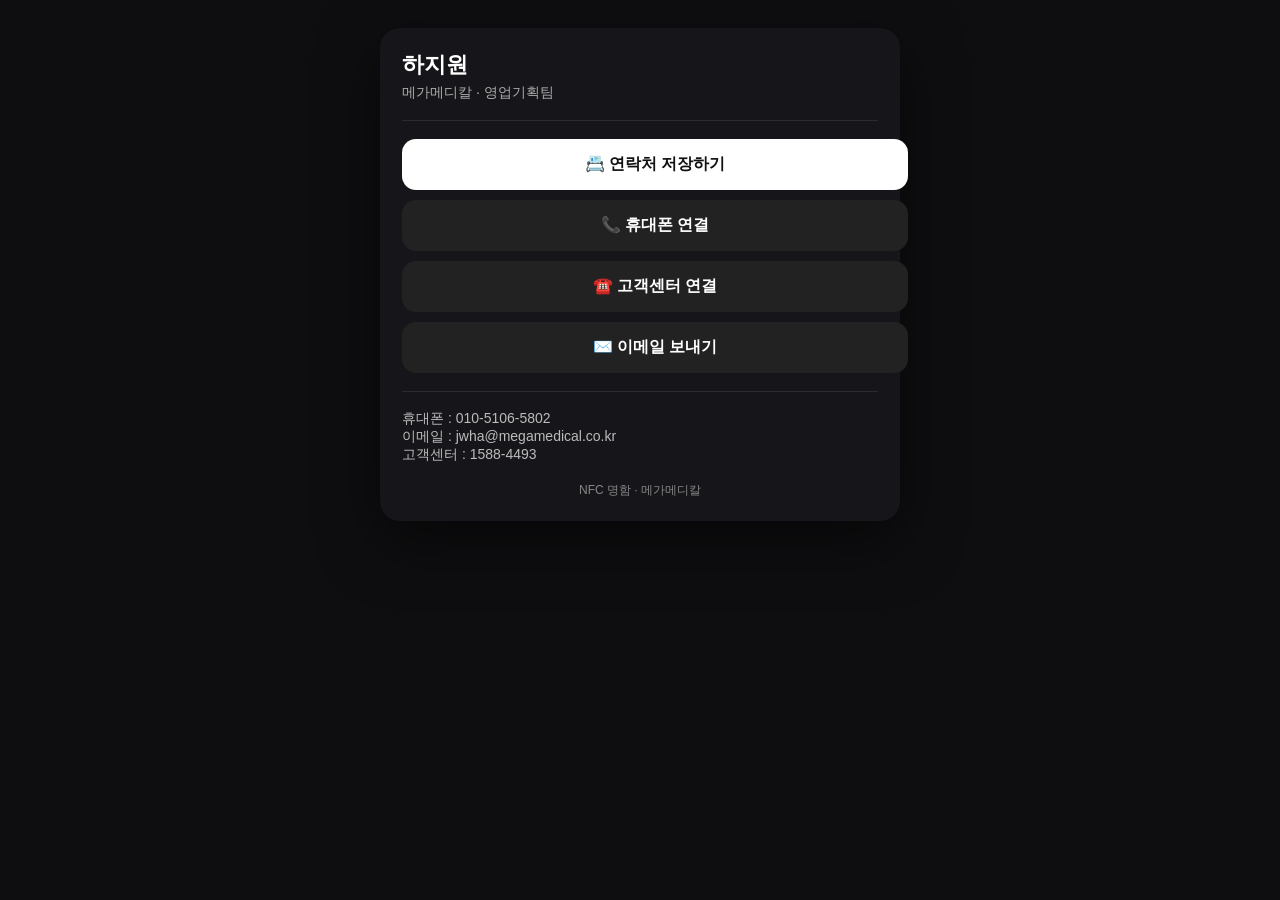
<file: index.html>
<!doctype html>
<html lang="ko">
<head>
<meta charset="utf-8"/>
<meta name="viewport" content="width=device-width, initial-scale=1"/>
<title>하지원 | 메가메디칼</title>
<style>
body{
margin:0;
font-family:-apple-system,BlinkMacSystemFont,"Segoe UI",Roboto,"Noto Sans KR",sans-serif;
background:#0e0e10;
color:#fff;
}
.wrap{max-width:520px;margin:0 auto;padding:28px 18px;}
.card{
background:#16161a;
border-radius:20px;
padding:22px;
box-shadow:0 20px 60px rgba(0,0,0,.5);
}
h1{margin:0;font-size:22px;}
.sub{color:#aaa;font-size:14px;margin-top:4px;}
.hr{height:1px;background:#2a2a30;margin:18px 0;}
.btn{
display:flex;
justify-content:center;
align-items:center;
width:100%;
padding:15px;
border-radius:14px;
margin-top:10px;
font-weight:600;
text-decoration:none;
border:none;
cursor:pointer;
}
.primary{background:#fff;color:#111;}
.dark{background:#222;color:#fff;}
.info{margin-top:12px;font-size:14px;color:#bbb;}
.footer{text-align:center;font-size:12px;color:#888;margin-top:18px;}
</style>
</head>
<body>
<div class="wrap">
<div class="card">
<h1>하지원</h1>
<div class="sub">메가메디칼 · 영업기획팀</div>

<div class="hr"></div>

<a class="btn primary" href="./contact.vcf" download>
📇 연락처 저장하기
</a>

<a class="btn dark" href="tel:01051065802">
📞 휴대폰 연결
</a>

<a class="btn dark" href="tel:15884493">
☎️ 고객센터 연결
</a>

<a class="btn dark" href="mailto:jwha@megamedical.co.kr">
✉️ 이메일 보내기
</a>

<div class="hr"></div>

<div class="info">
휴대폰 : 010-5106-5802<br/>
이메일 : jwha@megamedical.co.kr<br/>
고객센터 : 1588-4493
</div>

<div class="footer">
NFC 명함 · 메가메디칼
</div>

</div>
</div>
</body>
</html>
</file>
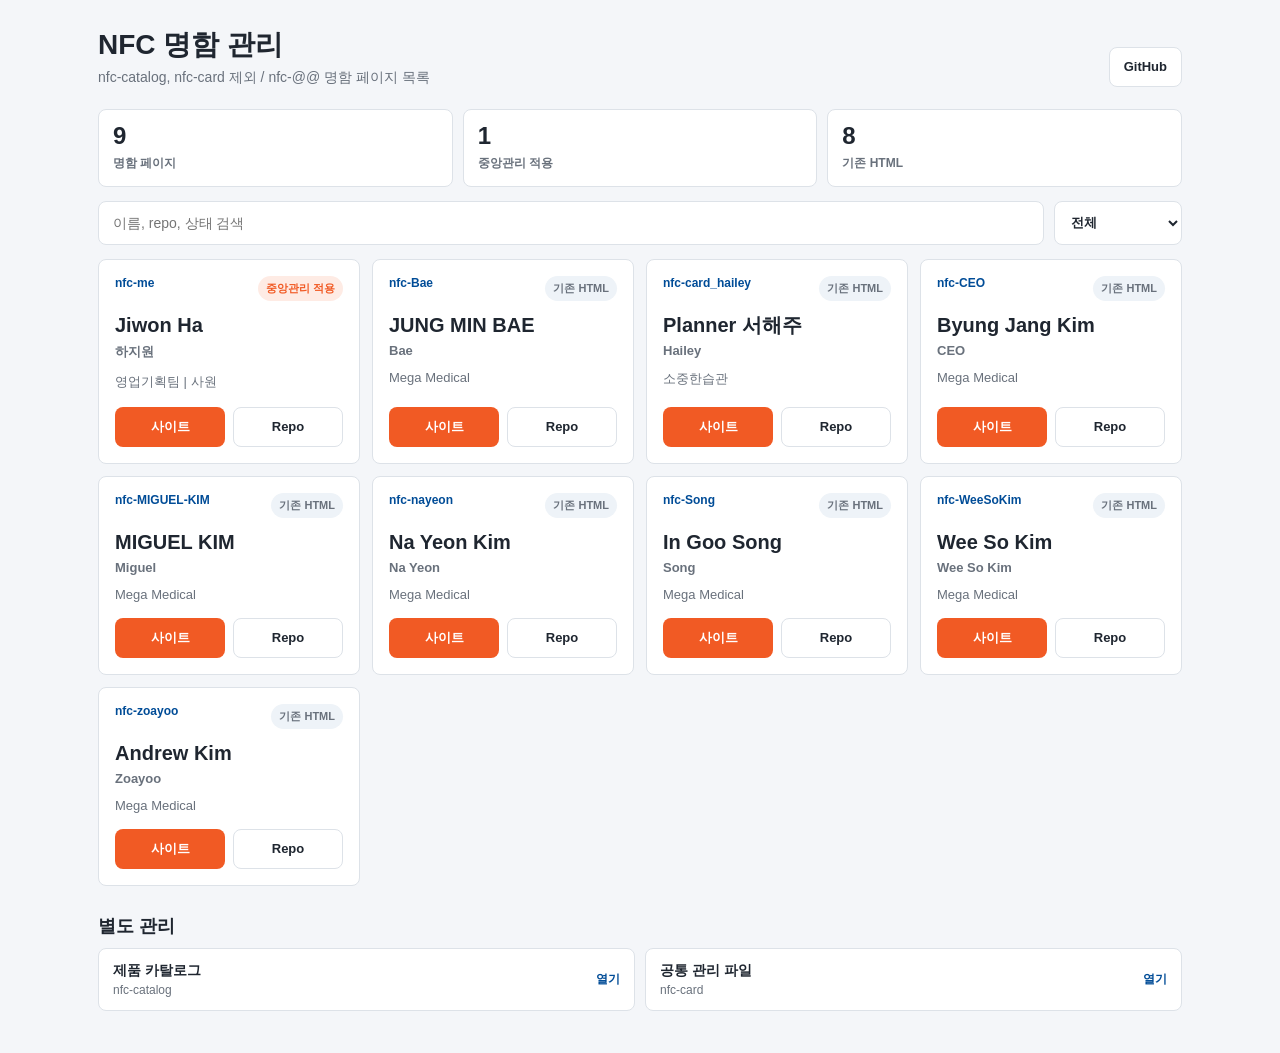
<file: directory.html>
<!doctype html>
<html lang="ko">
<head>
  <meta charset="UTF-8">
  <meta name="viewport" content="width=device-width, initial-scale=1.0">
  <title>NFC 명함 관리</title>
  <style>
    :root {
      --orange: #f15a24;
      --blue: #004c97;
      --ink: #1f2630;
      --muted: #69717c;
      --line: #dde2e8;
      --bg: #f4f6f9;
      --surface: #ffffff;
    }

    * {
      box-sizing: border-box;
    }

    body {
      margin: 0;
      background: var(--bg);
      color: var(--ink);
      font-family: -apple-system, BlinkMacSystemFont, "Segoe UI", "Noto Sans KR", sans-serif;
    }

    a {
      color: inherit;
    }

    .page {
      max-width: 1120px;
      margin: 0 auto;
      padding: 28px 18px 42px;
    }

    .topbar {
      display: flex;
      align-items: flex-end;
      justify-content: space-between;
      gap: 16px;
      margin-bottom: 22px;
    }

    h1 {
      margin: 0;
      font-size: 28px;
      line-height: 1.2;
    }

    .subtitle {
      margin: 7px 0 0;
      color: var(--muted);
      font-size: 14px;
    }

    .home-link {
      display: inline-flex;
      align-items: center;
      justify-content: center;
      min-height: 40px;
      padding: 0 14px;
      border: 1px solid var(--line);
      border-radius: 8px;
      background: var(--surface);
      text-decoration: none;
      font-size: 13px;
      font-weight: 800;
    }

    .stats {
      display: grid;
      grid-template-columns: repeat(3, minmax(0, 1fr));
      gap: 10px;
      margin-bottom: 14px;
    }

    .stat {
      border: 1px solid var(--line);
      border-radius: 8px;
      background: var(--surface);
      padding: 14px;
    }

    .stat strong {
      display: block;
      font-size: 24px;
      line-height: 1;
    }

    .stat span {
      display: block;
      margin-top: 7px;
      color: var(--muted);
      font-size: 12px;
      font-weight: 800;
    }

    .toolbar {
      display: grid;
      grid-template-columns: minmax(0, 1fr) auto;
      gap: 10px;
      margin-bottom: 14px;
    }

    .search {
      width: 100%;
      height: 44px;
      border: 1px solid var(--line);
      border-radius: 8px;
      background: var(--surface);
      padding: 0 14px;
      color: var(--ink);
      font-size: 14px;
    }

    .filter {
      height: 44px;
      border: 1px solid var(--line);
      border-radius: 8px;
      background: var(--surface);
      padding: 0 12px;
      color: var(--ink);
      font-weight: 800;
    }

    .grid {
      display: grid;
      grid-template-columns: repeat(auto-fill, minmax(250px, 1fr));
      gap: 12px;
    }

    .card {
      display: flex;
      flex-direction: column;
      min-height: 198px;
      border: 1px solid var(--line);
      border-radius: 8px;
      background: var(--surface);
      padding: 16px;
    }

    .card-head {
      display: flex;
      justify-content: space-between;
      gap: 10px;
      align-items: flex-start;
    }

    .id {
      color: var(--blue);
      font-size: 12px;
      font-weight: 900;
    }

    .badge {
      flex: 0 0 auto;
      border-radius: 999px;
      padding: 5px 8px;
      background: #eef3f8;
      color: var(--muted);
      font-size: 11px;
      font-weight: 900;
    }

    .badge.central {
      background: rgba(241, 90, 36, 0.12);
      color: var(--orange);
    }

    .name {
      margin: 12px 0 0;
      font-size: 20px;
      line-height: 1.25;
    }

    .label {
      margin: 5px 0 0;
      color: var(--muted);
      font-size: 13px;
      font-weight: 700;
    }

    .title {
      margin: 12px 0 0;
      color: var(--muted);
      font-size: 13px;
    }

    .actions {
      display: grid;
      grid-template-columns: 1fr 1fr;
      gap: 8px;
      margin-top: auto;
      padding-top: 16px;
    }

    .actions a {
      display: inline-flex;
      align-items: center;
      justify-content: center;
      min-height: 40px;
      border-radius: 8px;
      text-decoration: none;
      font-size: 13px;
      font-weight: 900;
    }

    .site {
      background: var(--orange);
      color: #ffffff;
    }

    .repo {
      border: 1px solid var(--line);
      background: #ffffff;
      color: var(--ink);
    }

    .section-title {
      margin: 28px 0 10px;
      font-size: 18px;
    }

    .excluded {
      display: grid;
      grid-template-columns: repeat(auto-fit, minmax(230px, 1fr));
      gap: 10px;
    }

    .mini {
      display: flex;
      align-items: center;
      justify-content: space-between;
      gap: 12px;
      border: 1px solid var(--line);
      border-radius: 8px;
      background: var(--surface);
      padding: 13px 14px;
    }

    .mini strong {
      display: block;
      font-size: 14px;
    }

    .mini span {
      display: block;
      margin-top: 3px;
      color: var(--muted);
      font-size: 12px;
    }

    .mini a {
      flex: 0 0 auto;
      color: var(--blue);
      font-size: 12px;
      font-weight: 900;
      text-decoration: none;
    }

    .empty {
      display: none;
      border: 1px dashed var(--line);
      border-radius: 8px;
      background: var(--surface);
      padding: 26px;
      text-align: center;
      color: var(--muted);
      font-weight: 800;
    }

    @media (max-width: 680px) {
      .topbar,
      .toolbar {
        grid-template-columns: 1fr;
        display: grid;
      }

      .stats {
        grid-template-columns: 1fr;
      }

      .home-link,
      .filter {
        width: 100%;
      }
    }
  </style>
</head>
<body>
  <main class="page">
    <div class="topbar">
      <div>
        <h1>NFC 명함 관리</h1>
        <p class="subtitle">nfc-catalog, nfc-card 제외 / nfc-@@ 명함 페이지 목록</p>
      </div>
      <a class="home-link" href="https://github.com/hajwmg" target="_blank" rel="noopener">GitHub</a>
    </div>

    <section class="stats" aria-label="Summary">
      <div class="stat"><strong id="total-count">0</strong><span>명함 페이지</span></div>
      <div class="stat"><strong id="central-count">0</strong><span>중앙관리 적용</span></div>
      <div class="stat"><strong id="legacy-count">0</strong><span>기존 HTML</span></div>
    </section>

    <div class="toolbar">
      <input id="search" class="search" type="search" placeholder="이름, repo, 상태 검색">
      <select id="filter" class="filter" aria-label="상태 필터">
        <option value="all">전체</option>
        <option value="central">중앙관리 적용</option>
        <option value="legacy">기존 HTML</option>
      </select>
    </div>

    <section id="grid" class="grid" aria-label="NFC card pages"></section>
    <div id="empty" class="empty">검색 결과가 없습니다.</div>

    <h2 class="section-title">별도 관리</h2>
    <section id="excluded" class="excluded" aria-label="Excluded pages"></section>
  </main>

  <script>
    const DATA_URL = "https://hajwmg.github.io/nfc-card/cards.json";
    const state = { cards: [], excluded: [], query: "", filter: "all" };

    const grid = document.getElementById("grid");
    const empty = document.getElementById("empty");
    const search = document.getElementById("search");
    const filter = document.getElementById("filter");

    function isCentral(card) {
      return card.status.includes("중앙관리");
    }

    function renderStats() {
      const central = state.cards.filter(isCentral).length;
      document.getElementById("total-count").textContent = state.cards.length;
      document.getElementById("central-count").textContent = central;
      document.getElementById("legacy-count").textContent = state.cards.length - central;
    }

    function renderCards() {
      const query = state.query.trim().toLowerCase();
      const cards = state.cards.filter((card) => {
        const haystack = [card.id, card.name, card.label, card.title, card.status].join(" ").toLowerCase();
        const matchesQuery = !query || haystack.includes(query);
        const matchesFilter =
          state.filter === "all" ||
          (state.filter === "central" && isCentral(card)) ||
          (state.filter === "legacy" && !isCentral(card));
        return matchesQuery && matchesFilter;
      });

      grid.innerHTML = cards.map((card) => `
        <article class="card">
          <div class="card-head">
            <span class="id">${card.id}</span>
            <span class="badge ${isCentral(card) ? "central" : ""}">${card.status}</span>
          </div>
          <h2 class="name">${card.name}</h2>
          <p class="label">${card.label}</p>
          <p class="title">${card.title}</p>
          <div class="actions">
            <a class="site" href="${card.site}" target="_blank" rel="noopener">사이트</a>
            <a class="repo" href="${card.repo}" target="_blank" rel="noopener">Repo</a>
          </div>
        </article>
      `).join("");

      empty.style.display = cards.length ? "none" : "block";
    }

    function renderExcluded() {
      document.getElementById("excluded").innerHTML = state.excluded.map((item) => `
        <article class="mini">
          <div>
            <strong>${item.name}</strong>
            <span>${item.id}</span>
          </div>
          <a href="${item.site}" target="_blank" rel="noopener">열기</a>
        </article>
      `).join("");
    }

    async function init() {
      const response = await fetch(`${DATA_URL}?v=${Date.now()}`, { cache: "no-store" });
      const data = await response.json();
      state.cards = data.directory || [];
      state.excluded = data.excluded || [];
      renderStats();
      renderCards();
      renderExcluded();
    }

    function syncControls() {
      state.query = search.value;
      state.filter = filter.value;
    }

    search.addEventListener("input", () => {
      syncControls();
      renderCards();
    });

    filter.addEventListener("change", () => {
      syncControls();
      renderCards();
    });

    init().catch(() => {
      empty.textContent = "목록을 불러오지 못했습니다.";
      empty.style.display = "block";
    });
  </script>
</body>
</html>
</file>
